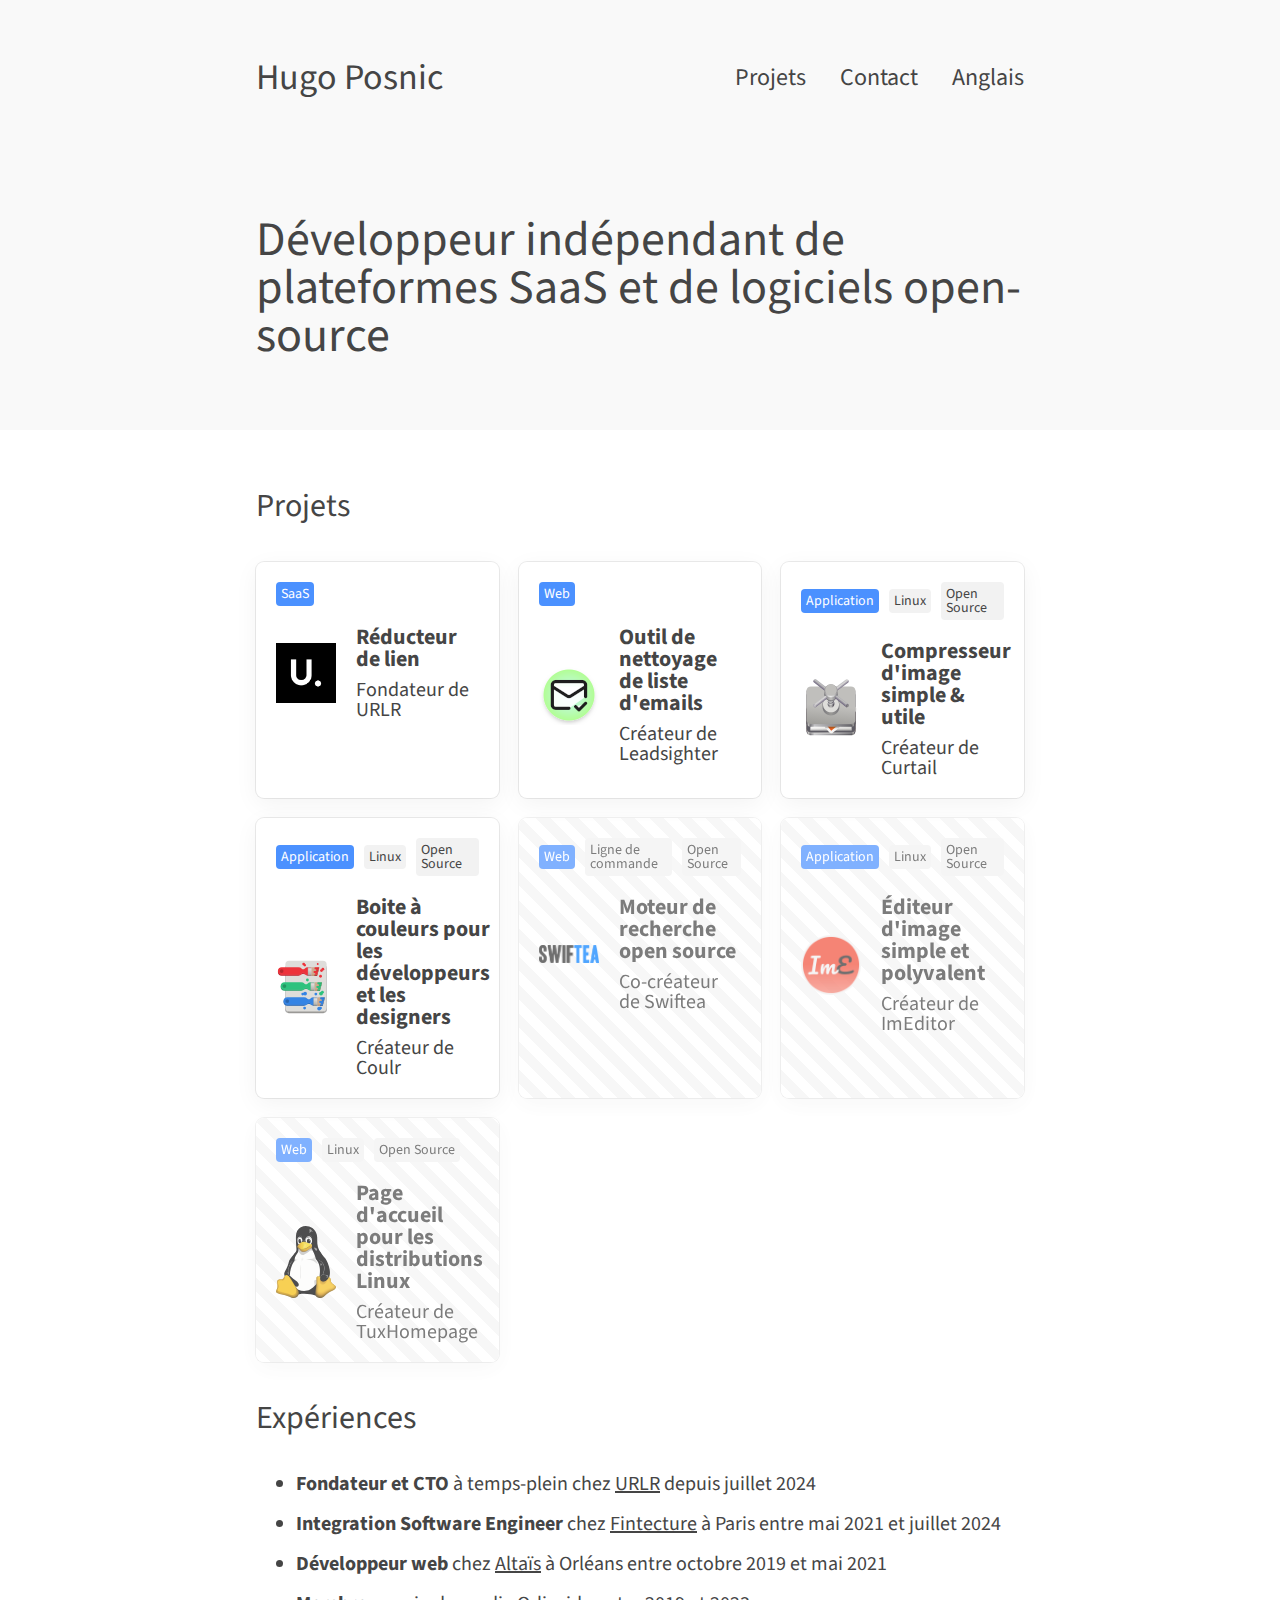
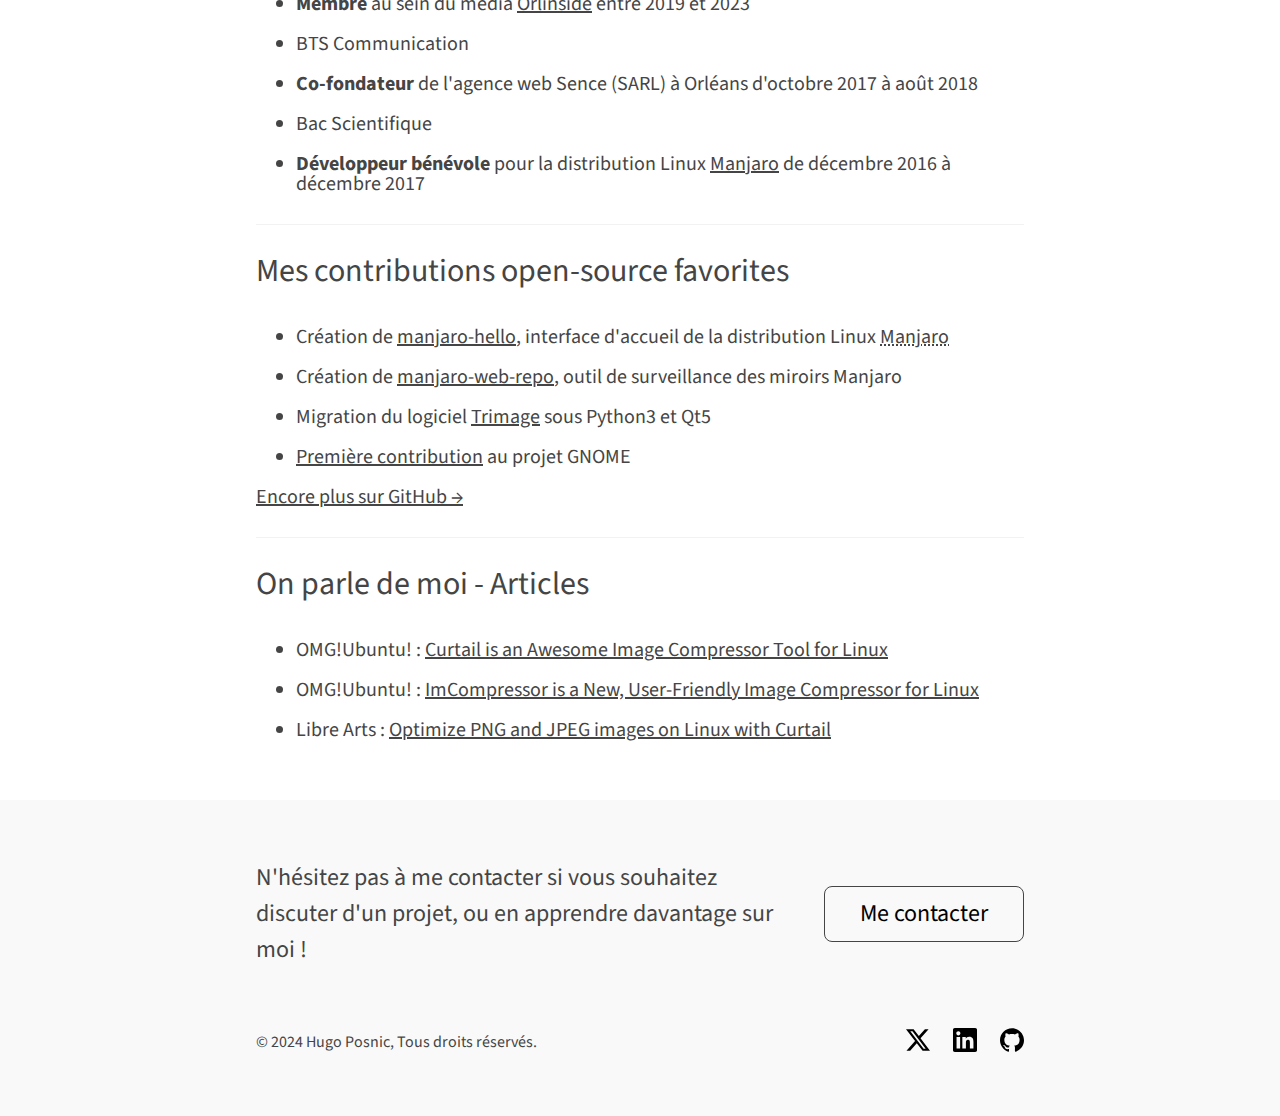
<file: index.html>
<!DOCTYPE html>
<html lang="fr">
<head>
    <meta charset="utf-8">
    <meta http-equiv="X-UA-Compatible" content="IE=Edge">
    <meta name="viewport" content="width=device-width, initial-scale=1">
    <title>Hugo Posnic - Développeur indépendant de plateformes SaaS et de logiciels open-source</title>
    <link rel="icon" href="favicon.png">
    <link rel="stylesheet" href="css/master.css">
    <link rel="preconnect" href="https://fonts.googleapis.com">
    <link rel="preconnect" href="https://fonts.gstatic.com" crossorigin>
    <link href="https://fonts.googleapis.com/css2?family=Source+Sans+3:wght@400;700&display=swap" rel="stylesheet">
    <link rel="alternate" hreflang="en" href="https://hugo-posnic.fr/index_en.html">
</head>
<body>
    <header id="header" class="section section-bg">
        <h1>Hugo Posnic</h1>
        <ul>
            <li><a href="#projets">Projets</a></li>
            <li><a href="#contact">Contact</a></li>
            <li><a href="index_en.html">Anglais</a></li>
        </ul>
    </header>

    <div id="content">
        <section id="content-header" class="section section-bg">
            <h2>Développeur indépendant de plateformes SaaS et de logiciels open-source</h2>
        </section>

        <section id="projets" class="section">
            <h3>Projets</h3>
            <div id="projects">
                <div class="project">
                    <div class="project-tags">
                        <span class="tag tag-main">SaaS</span>
                    </div>
                    <div class="project-body">
                        <img src="img/urlr.png" height="60" width="60" alt="URLR">
                        <a href="https://urlr.me" target="_blank">
                            <b>Réducteur de lien</b>
                            Fondateur de URLR
                        </a>
                    </div>
                </div>
                <div class="project">
                    <div class="project-tags">
                        <span class="tag tag-main">Web</span>
                    </div>
                    <div class="project-body">
                        <img src="img/leadsighter.png" height="60" width="60" alt="Leadsighter">
                        <a href="https://leadsighter.com" target="_blank">
                            <b>Outil de nettoyage de liste d'emails</b>
                            Créateur de Leadsighter
                        </a>
                    </div>
                </div>
                <div class="project">
                    <div class="project-tags">
                        <span class="tag tag-main">Application</span><span class="tag">Linux</span><span class="tag">Open Source</span>
                    </div>
                    <div class="project-body">
                        <img src="img/curtail.svg" height="60" width="60" alt="Curtail">
                        <a href="https://github.com/Huluti/Curtail" target="_blank">
                            <b>Compresseur d'image simple & utile</b>
                            Créateur de Curtail
                        </a>
                    </div>
                </div>
                <div class="project">
                    <div class="project-tags">
                        <span class="tag tag-main">Application</span><span class="tag">Linux</span><span class="tag">Open Source</span>
                    </div>
                    <div class="project-body">
                        <img src="img/coulr.svg" height="60" width="60" alt="Coulr">
                        <a href="https://github.com/Huluti/Coulr" target="_blank">
                            <b>Boite à couleurs pour les développeurs et les designers</b>
                            Créateur de Coulr
                        </a>
                    </div>
                </div>
                <div class="project not-active" title="Développement stoppé">
                    <div class="project-tags">
                        <span class="tag tag-main">Web</span><span class="tag">Ligne de commande</span><span class="tag">Open Source</span>
                    </div>
                    <div class="project-body">
                        <img src="img/swiftea.png" height="60" width="60" alt="Swiftea">
                        <a href="https://github.com/Swiftea" target="_blank">
                            <b>Moteur de recherche open source</b>
                            Co-créateur de Swiftea
                        </a>
                    </div>
                </div>
                <div class="project not-active" title="Développement stoppé">
                    <div class="project-tags">
                        <span class="tag tag-main">Application</span><span class="tag">Linux</span><span class="tag">Open Source</span>
                    </div>
                    <div class="project-body">
                        <img src="img/imeditor.png" height="60" width="60" alt="ImEditor">
                        <a href="https://imeditor.github.io" target="_blank">
                            <b>Éditeur d'image simple et polyvalent</b>
                            Créateur de ImEditor
                        </a>
                    </div>
                </div>
                <div class="project not-active" title="Développement stoppé">
                    <div class="project-tags">
                        <span class="tag tag-main">Web</span><span class="tag">Linux</span><span class="tag">Open Source</span>
                    </div>
                    <div class="project-body">
                        <img src="img/tux.svg" height="60" width="60" alt="TuxHomepage">
                        <a href="https://hugo-posnic.fr/TuxHomepage" target="_blank">
                            <b>Page d'accueil pour les distributions Linux</b>
                            Créateur de TuxHomepage
                        </a>
                    </div>
                </div>
            </div>
            <div>
                <h3>Expériences</h3>
                <ul>
                    <li><b>Fondateur et CTO</b> à temps-plein chez <a href="https://urlr.me">URLR</a> depuis juillet 2024</li>
                    <li><b>Integration Software Engineer</b> chez <a href="https://www.fintecture.com">Fintecture</a> à Paris entre mai 2021 et juillet 2024</li>
                    <li><b>Développeur web</b> chez <a href="https://www.altaisweb.fr">Altaïs</a> à Orléans entre octobre 2019 et mai 2021</li>
                    <li><b>Membre</b> au sein du media <a href="https://www.instagram.com/orlinside_/">Orlinside</a> entre 2019 et 2023</li>
                    <li>BTS Communication</li>
                    <li><b>Co-fondateur</b> de l'agence web Sence (SARL) à Orléans d'octobre 2017 à août 2018</li>
                    <li>Bac Scientifique</li>
                    <li><b>Développeur bénévole</b> pour la distribution Linux <a href="https://manjaro.org">Manjaro</a> de décembre 2016 à décembre 2017</li>
                </ul>
            </div>
            <hr>
            <div>
                <h3>Mes contributions open-source favorites</h3>
                <ul>
                    <li>Création de <a href="https://gitlab.manjaro.org/applications/manjaro-hello">manjaro-hello</a>, interface d'accueil de la distribution Linux <abbr title="Distribution Linux basée sur ArchLinux">Manjaro</abbr></li>
                    <li>Création de <a href="https://gitlab.manjaro.org/tools/maintenance-tools/manjaro-web-repo">manjaro-web-repo</a>, outil de surveillance des miroirs Manjaro</li>
                    <li>Migration du logiciel <a href="https://github.com/Kilian/Trimage/pull/47">Trimage</a> sous Python3 et Qt5</li>
                    <li><a href="https://gitlab.gnome.org/GNOME/gnome-music/merge_requests/486#note_588661">Première contribution</a> au projet GNOME</li>
                </ul>
                <br>
                <a href="https://github.com/Huluti">Encore plus sur GitHub →</a>
            </div>
            <hr>
            <div>
                <h3>On parle de moi - Articles</h3>
                <ul>
                    <li>OMG!Ubuntu! : <a href="https://www.omgubuntu.co.uk/2022/07/curtail-is-an-image-compressor-app-for-ubuntu">Curtail is an Awesome Image Compressor Tool for Linux</a></li>
                    <li>OMG!Ubuntu! : <a href="https://www.omgubuntu.co.uk/2019/10/imcompressor-image-optimizer-for-linux">ImCompressor is a New, User-Friendly Image Compressor for Linux</a></li>
                    <li>Libre Arts : <a href="https://librearts.org/2021/01/introducing-curtail/">Optimize PNG and JPEG images on Linux with Curtail</a></li>
                </ul>
            </div>
        </section>

        <section id="contact" class="section section-bg">
            <p>N'hésitez pas à me contacter si vous souhaitez discuter d'un projet, ou en apprendre davantage sur moi !</p>
            <a href="mailto:hugo.posnic@protonmail.com" class="btn">Me contacter</a>
        </section>

        <footer id="footer" class="section section-bg">
            <p>© 2024 Hugo Posnic, Tous droits réservés.</p>
            <div>
                <a href="https://x.com/hugo_posnic" target="_blank"><img src="social/x.svg" height="24" width="24" alt="X"></a>
                <a href="https://www.linkedin.com/in/hugoposnic" target="_blank"><img src="social/linkedin.svg" height="24" width="24" alt="LinkedIn"></a>
                <a href="https://github.com/Huluti" target="_blank"><img src="social/github.svg" height="24" width="24" alt="GitHub"></a>
            </div>
        </footer>
    </div>
</body>
</html>
</file>
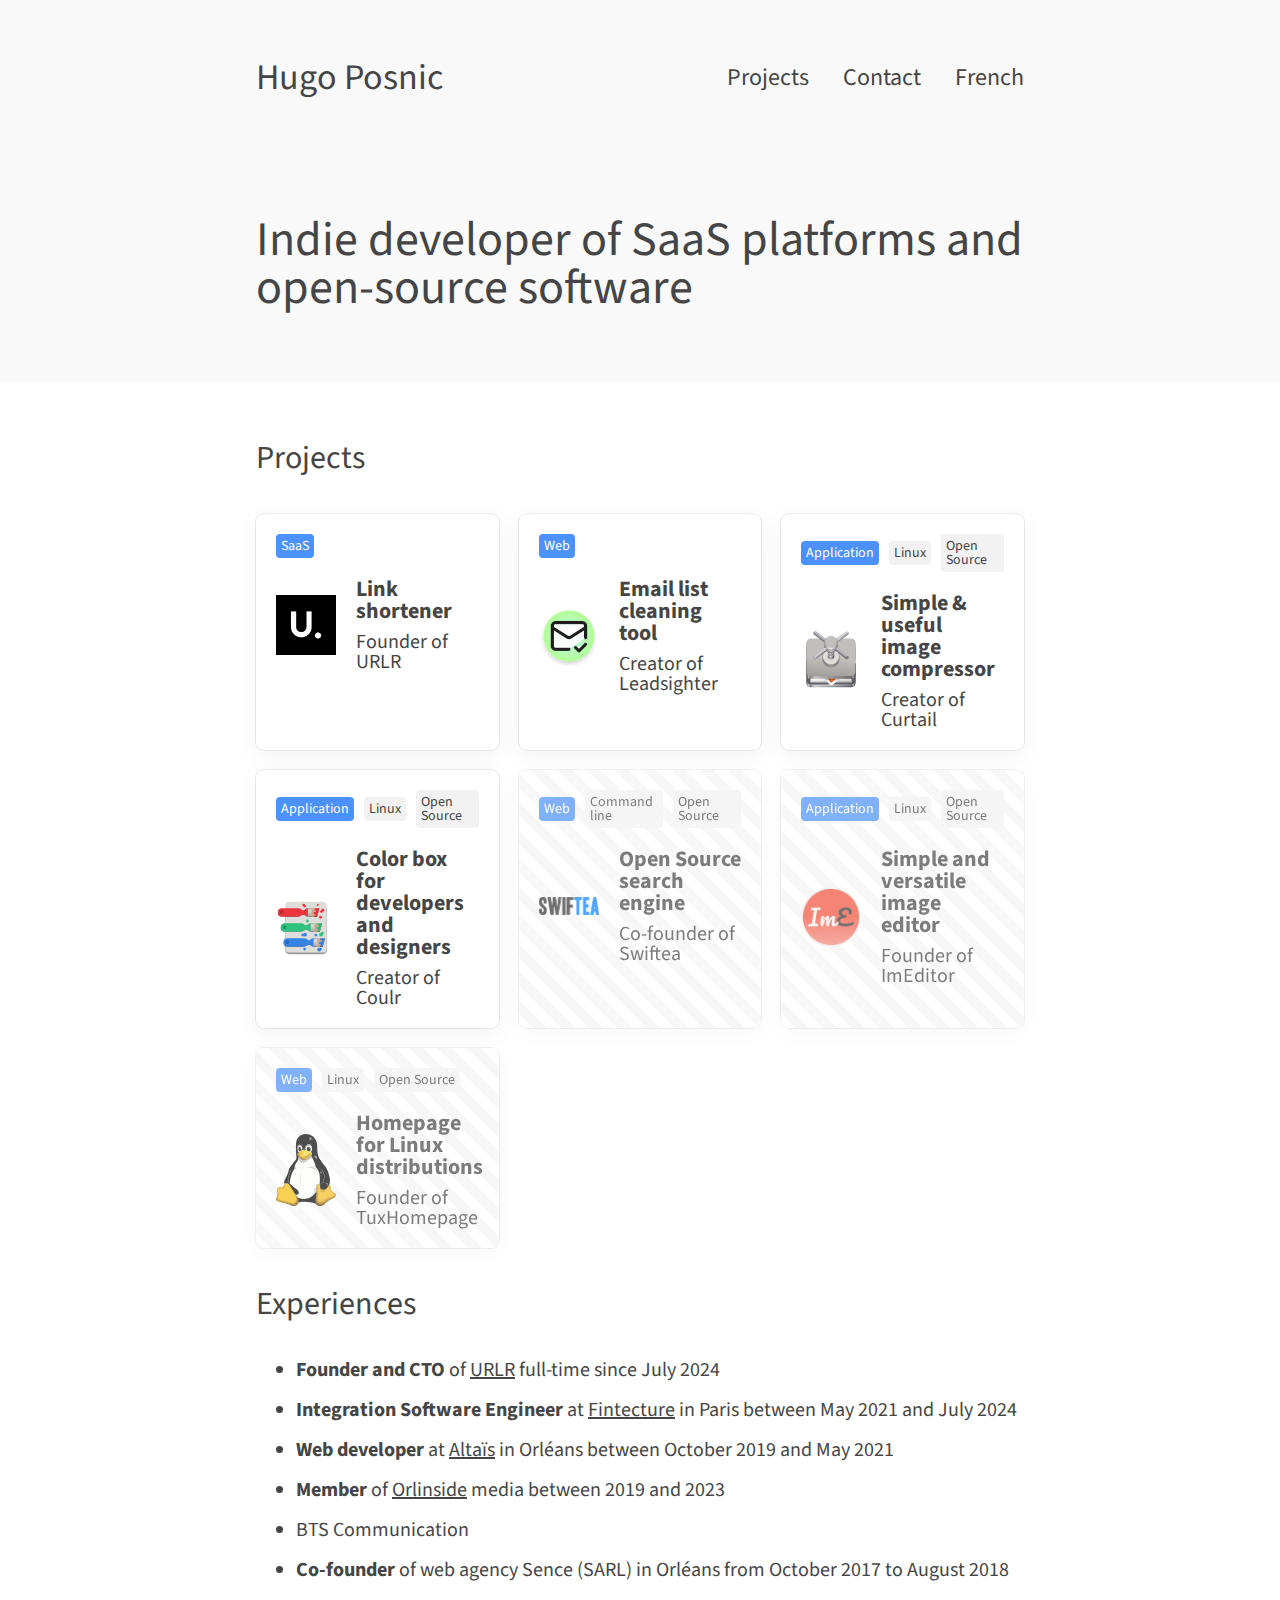
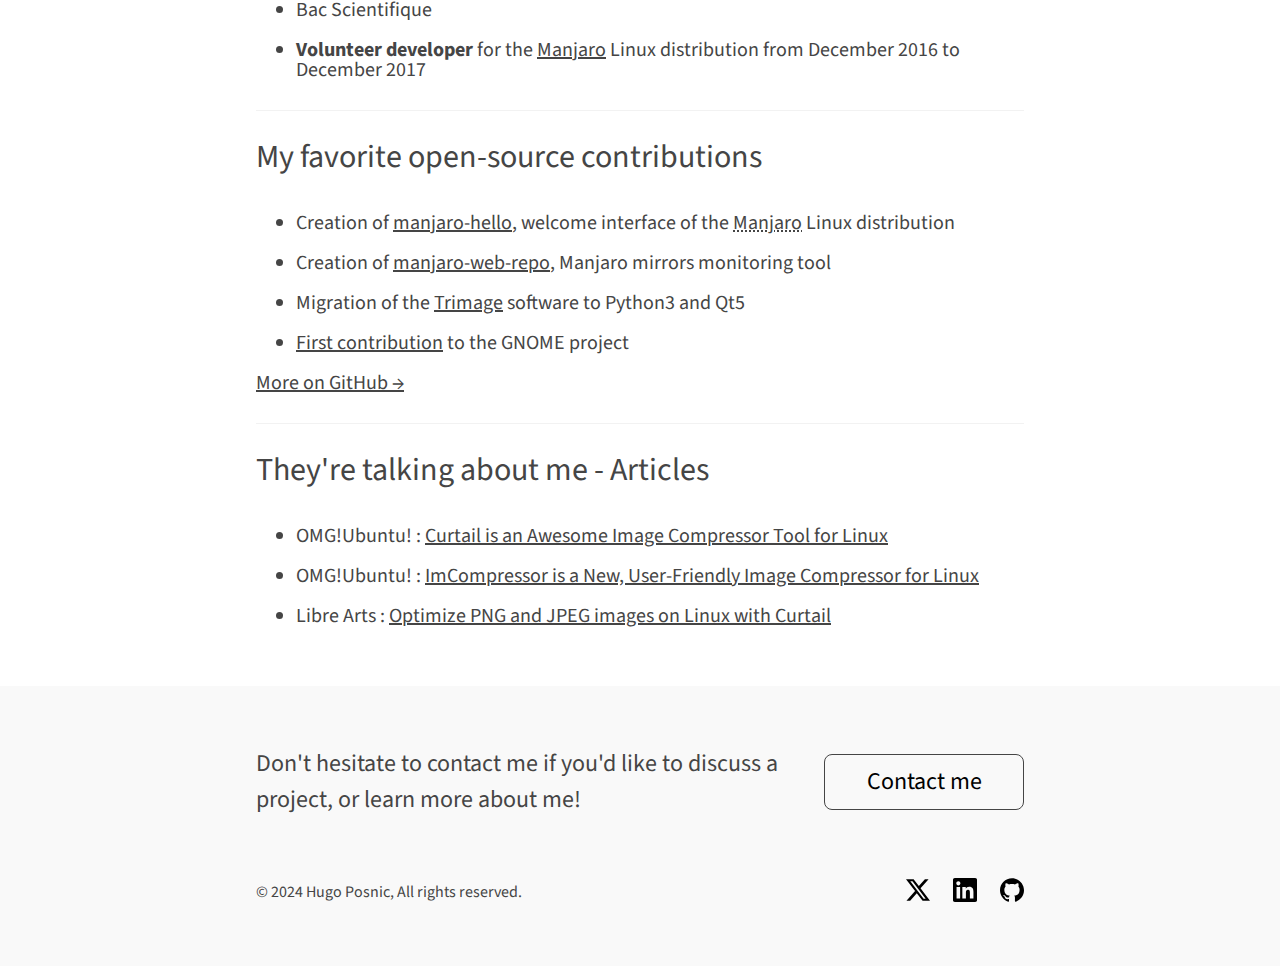
<file: index_en.html>
<!DOCTYPE html>
<html lang="en">
<head>
    <meta charset="utf-8">
    <meta http-equiv="X-UA-Compatible" content="IE=Edge">
    <meta name="viewport" content="width=device-width, initial-scale=1">
    <title>Hugo Posnic - Indie developer of SaaS platforms and open-source software</title>
    <link rel="icon" href="favicon.png">
    <link rel="stylesheet" href="css/master.css">
    <link rel="preconnect" href="https://fonts.googleapis.com">
    <link rel="preconnect" href="https://fonts.gstatic.com" crossorigin>
    <link href="https://fonts.googleapis.com/css2?family=Source+Sans+3:wght@400;700&display=swap" rel="stylesheet">
    <link rel="alternate" hreflang="fr" href="https://hugo-posnic.fr/">
</head>
<body>
    <header id="header" class="section section-bg">
        <h1>Hugo Posnic</h1>
        <ul>
            <li><a href="#projets">Projects</a></li>
            <li><a href="#contact">Contact</a></li>
            <li><a href="index.html">French</a></li>
        </ul>
    </header>

    <div id="content">
        <section id="content-header" class="section section-bg">
            <h2>Indie developer of SaaS platforms and open-source software</h2>
        </section>

        <section id="projets" class="section">
            <h3>Projects</h3>
            <div id="projects">
                <div class="project">
                    <div class="project-tags">
                        <span class="tag tag-main">SaaS</span>
                    </div>
                    <div class="project-body">
                        <img src="img/urlr.png" height="60" width="60" alt="URLR">
                        <a href="https://urlr.me/en" target="_blank">
                            <b>Link shortener</b>
                            Founder of URLR
                        </a>
                    </div>
                </div>
                <div class="project">
                    <div class="project-tags">
                        <span class="tag tag-main">Web</span>
                    </div>
                    <div class="project-body">
                        <img src="img/leadsighter.png" height="60" width="60" alt="Leadsighter">
                        <a href="https://leadsighter.com" target="_blank">
                            <b>Email list cleaning tool</b>
                            Creator of Leadsighter
                        </a>
                    </div>
                </div>
                <div class="project">
                    <div class="project-tags">
                        <span class="tag tag-main">Application</span><span class="tag">Linux</span><span class="tag">Open Source</span>
                    </div>
                    <div class="project-body">
                        <img src="img/curtail.svg" height="60" width="60" alt="Curtail">
                        <a href="https://github.com/Huluti/Curtail" target="_blank">
                            <b>Simple & useful image compressor</b>
                            Creator of Curtail
                        </a>
                    </div>
                </div>
                <div class="project">
                    <div class="project-tags">
                        <span class="tag tag-main">Application</span><span class="tag">Linux</span><span class="tag">Open Source</span>
                    </div>
                    <div class="project-body">
                        <img src="img/coulr.svg" height="60" width="60" alt="Coulr">
                        <a href="https://github.com/Huluti/Coulr" target="_blank">
                            <b>Color box for developers and designers</b>
                            Creator of Coulr
                        </a>
                    </div>
                </div>
                <div class="project not-active" title="Développement stoppé">
                    <div class="project-tags">
                        <span class="tag tag-main">Web</span><span class="tag">Command line</span><span class="tag">Open Source</span>
                    </div>
                    <div class="project-body">
                        <img src="img/swiftea.png" height="60" width="60" alt="Swiftea">
                        <a href="https://github.com/Swiftea" target="_blank">
                            <b>Open Source search engine</b>
                            Co-founder of Swiftea
                        </a>
                    </div>
                </div>
                <div class="project not-active" title="Développement stoppé">
                    <div class="project-tags">
                        <span class="tag tag-main">Application</span><span class="tag">Linux</span><span class="tag">Open Source</span>
                    </div>
                    <div class="project-body">
                        <img src="img/imeditor.png" height="60" width="60" alt="ImEditor">
                        <a href="https://imeditor.github.io" target="_blank">
                            <b>Simple and versatile image editor</b>
                            Founder of ImEditor
                        </a>
                    </div>
                </div>
                <div class="project not-active" title="Développement stoppé">
                    <div class="project-tags">
                        <span class="tag tag-main">Web</span><span class="tag">Linux</span><span class="tag">Open Source</span>
                    </div>
                    <div class="project-body">
                        <img src="img/tux.svg" height="60" width="60" alt="TuxHomepage">
                        <a href="https://hugo-posnic.fr/TuxHomepage" target="_blank">
                            <b>Homepage for Linux distributions</b>
                            Founder of TuxHomepage
                        </a>
                    </div>
                </div>
            </div>
            <div>
                <h3>Experiences</h3>
                <ul>
                    <li><b>Founder and CTO</b> of <a href="https://urlr.me/en">URLR</a> full-time since July 2024</li>
                    <li><b>Integration Software Engineer</b> at <a href="https://www.fintecture.com">Fintecture</a> in Paris between May 2021 and July 2024</li>
                    <li><b>Web developer</b> at <a href="https://www.altaisweb.fr">Altaïs</a> in Orléans between October 2019 and May 2021</li>
                    <li><b>Member</b> of <a href="https://www.instagram.com/orlinside_/">Orlinside</a> media between 2019 and 2023</li>
                    <li>BTS Communication</li>
                    <li><b>Co-founder</b> of web agency Sence (SARL) in Orléans from October 2017 to August 2018</li>
                    <li>Bac Scientifique</li>
                    <li><b>Volunteer developer</b> for the <a href="https://manjaro.org">Manjaro</a> Linux distribution from December 2016 to December 2017</li>
                </ul>
            </div>
            <hr>
            <div>
                <h3>My favorite open-source contributions</h3>
                <ul>
                    <li>Creation of <a href="https://gitlab.manjaro.org/applications/manjaro-hello">manjaro-hello</a>, welcome interface of the <abbr title="Linux Distribution based on ArchLinux">Manjaro</abbr> Linux distribution</li>
                    <li>Creation of <a href="https://gitlab.manjaro.org/tools/maintenance-tools/manjaro-web-repo">manjaro-web-repo</a>, Manjaro mirrors monitoring tool</li>
                    <li>Migration of the <a href="https://github.com/Kilian/Trimage/pull/47">Trimage</a> software to Python3 and Qt5</li>
                    <li><a href="https://gitlab.gnome.org/GNOME/gnome-music/merge_requests/486#note_588661">First contribution</a> to the GNOME project</li>
                </ul>
                <br>
                <a href="https://github.com/Huluti">More on GitHub →</a>
            </div>
            <hr>
            <div>
                <h3>They're talking about me - Articles</h3>
                <ul>
                    <li>OMG!Ubuntu! : <a href="https://www.omgubuntu.co.uk/2022/07/curtail-is-an-image-compressor-app-for-ubuntu">Curtail is an Awesome Image Compressor Tool for Linux</a></li>
                    <li>OMG!Ubuntu! : <a href="https://www.omgubuntu.co.uk/2019/10/imcompressor-image-optimizer-for-linux">ImCompressor is a New, User-Friendly Image Compressor for Linux</a></li>
                    <li>Libre Arts : <a href="https://librearts.org/2021/01/introducing-curtail/">Optimize PNG and JPEG images on Linux with Curtail</a></li>
                </ul>
            </div>
        </section>

        <section id="contact" class="section section-bg">
            <p>Don't hesitate to contact me if you'd like to discuss a project, or learn more about me!</p>
            <a href="mailto:hugo.posnic@protonmail.com" class="btn">Contact me</a>
        </section>

        <footer id="footer" class="section section-bg">
            <p>© 2024 Hugo Posnic, All rights reserved.</p>
            <div>
                <a href="https://x.com/hugo_posnic" target="_blank"><img src="social/x.svg" height="24" width="24" alt="X"></a>
                <a href="https://www.linkedin.com/in/hugoposnic" target="_blank"><img src="social/linkedin.svg" height="24" width="24" alt="LinkedIn"></a>
                <a href="https://github.com/Huluti" target="_blank"><img src="social/github.svg" height="24" width="24" alt="GitHub"></a>
            </div>
        </footer>
    </div>
</body>
</html>
</file>
<file: css/master.css>
/* http://meyerweb.com/eric/tools/css/reset/
v2.0 | 20110126
License: none (public domain)
*/

html, body, div, span, applet, object, iframe,
h1, h2, h3, h4, h5, h6, p, blockquote, pre,
a, abbr, acronym, address, big, cite, code,
del, dfn, em, img, ins, kbd, q, s, samp,
small, strike, strong, sub, sup, tt, var,
b, u, i, center,
dl, dt, dd, ol, ul, li,
fieldset, form, label, legend,
table, caption, tbody, tfoot, thead, tr, th, td,
article, aside, canvas, details, embed,
figure, figcaption, footer, header, hgroup,
menu, nav, output, ruby, section, summary,
time, mark, audio, video {
	margin: 0;
	padding: 0;
	border: 0;
	font-size: 100%;
	font: inherit;
	vertical-align: baseline;
}
/* HTML5 display-role reset for older browsers */
article, aside, details, figcaption, figure,
footer, header, hgroup, menu, nav, section {
	display: block;
}
body {
	line-height: 1;
}
ol, ul {
	list-style: none;
}
blockquote, q {
	quotes: none;
}
blockquote:before, blockquote:after,
q:before, q:after {
	content: '';
	content: none;
}
table {
	border-collapse: collapse;
	border-spacing: 0;
}

/* STYLE */

html, body {
	height: 100%;
}

html {
	box-sizing: border-box;
	scroll-behavior: smooth;
}

*, *:before, *:after {
	box-sizing: inherit;
}

body {
	background-color: #ffffff;
	color: #454545;
	font-family: 'Source Sans 3', sans-serif;
	font-size: 20px;
	scroll-behavior: smooth;
}

.section {
	padding: 60px 20%;
}

.section-bg {
	background-color: #f9f9f9;
}

/* Menu */

#header {
	display: flex;
	justify-content: space-between;
	align-items: center;
}

#header h1 {
	font-size: 36px;
}

#header ul li {
	display: inline-block;
	margin-bottom: 0;
	font-size: 24px;
	margin-left: 30px;
}

#header ul li:first-child {
	margin-left: 0;
}

#header ul li a {
	text-decoration: none;
	color: inherit;
}

#header ul li a:hover {
	text-decoration: underline;
}

/* Content */

#content h3 {
	margin-bottom: 40px;
	font-size: 32px;
}

/* Header */

#content-header h2 {
	margin-bottom: 10px;
	font-size: 48px;
}

#content-header a {
	font-size: 24px;
}

/* Projects */

#projects {
	display: grid;
	grid-template-columns: repeat(3, 1fr);
	gap: 20px;
	margin-bottom: 40px;
}

.project {
	display: flex;
	flex-direction: column;
	gap: 20px;
	padding: 20px;
	color: #454545;
	background-color: #ffffff;
	transition: background-color 0.2s;
	font-size: 20px;
	color: #454545;
	box-shadow: rgba(0, 0, 0, 0.05) 0px 6px 24px 0px, rgba(0, 0, 0, 0.08) 0px 0px 0px 1px;
	border-radius: 8px;
}

.project.not-active {
	background: repeating-linear-gradient(
		45deg,
		#ffffff,
		#ffffff 10px,
		#f5f5f5 10px,
		#f5f5f5 20px
	);
	opacity: 0.7;
}

.project:not(.not-active):hover {
	background-color: #f2f2f2;
}

.project .project-tags {
	display: flex;
	align-items: center;
	gap: 10px;
}

.project .project-tags .tag {
	padding: 5px;
	font-size: 14px;
	border-radius: 4px;
	background-color: #f2f2f2;
}

.project .project-tags .tag.tag-main {
	background-color: #4b91ff;
	color: #fff;
}

.project .project-body {
	display: flex;
	align-items: center;
	gap: 20px;
}

.project a {
	text-decoration: none;
}

.project a b {
	display: block;
	font-size: 22px;
	margin-bottom: 10px;
}

hr {
	border: none;
	margin: 30px 0;
	width: 100%;
	height: 1px;
	background-color: #f2f2f2;
}

/* Contact & footer */

#contact {
	display: flex;
	justify-content: space-between;
	align-items: center;
	padding-bottom: 0;
	font-size: 24px;
}

#contact p {
	line-height: 36px;
}

#contact .btn {
	margin-left: 40px;
}

#footer {
	display: flex;
	justify-content: space-between;
	align-items: center;
	font-size: 16px;
}

#footer a {
	margin-left: 20px;
	font-size: 22px;
	text-decoration: none;
	color: initial;
}

/* Various */

img {
	max-width: 100%;
  	height: auto;
	object-fit: contain;
}

ul {
	margin-left: 40px;
	list-style-type: disc;
}

ul ul {
	margin-bottom: 20px;
	list-style-type: circle;
}

ul li:not(:last-child) {
	margin-bottom: 20px;
}

a {
	color: #454545;
	text-decoration: underline;
}

b {
	font-weight: bold;
}

small {
	font-size: 12px;
}

/* Buttons */

a.btn {
	display: inline-block;
}

.btn {
	min-width: 200px;
	padding: 15px 20px;
	border-radius: 8px;
	border: 1px solid #454545;
	text-decoration: none;
	text-align: center;
	background-color: transparent;
	color: #000000;
	transition: all .2s;
	cursor: pointer;
	font-size: inherit;
	white-space: nowrap;
}

.btn-alt {
	background-color: #454545;
	color: #ffffff;
}

.btn-white {
	background-color: #ffffff;
	color: #454545;
	border-color: #ffffff;
}

.btn:hover {
	background-color: #454545;
	color: #ffffff;
}

.btn-alt:hover {
	background-color: transparent;
	color: #454545;
}

.btn-white:hover {
	border-color: #454545;
}

/* MEDIA QUERIES */

@media only screen and (max-width: 1200px) {
	.section {
		padding-left: 10%;
		padding-right: 10%;
	}

	#header ul li {
		font-size: 20px;
	}

	#projects {
		grid-template-columns: repeat(2, 1fr);
	}
}

@media only screen and (max-width: 768px) {
	.section {
		padding: 40px 5%;
	}

	#header {
		flex-direction: column;
		padding-bottom: 0;
		text-align: center;
	}

	#header h1 {
		margin-bottom: 40px;
	}

	#header ul {
		margin-left: 0;
	}

	#header ul li {
		margin: 0 10px 20px 10px;
	}

	#content-header h2 {
		font-size: 48px;
	}

	#content-header a {
		font-size: 18px;
	}

	#projects {
		grid-template-columns: repeat(1, 1fr);
	}

	#contact, #footer {
		flex-direction: column;
		text-align: center;
	}

	#contact .btn {
		margin-left: 0;
		margin-top: 40px;
	}

	#footer div {
		margin-top: 40px;
	}
}

@media only screen and (max-width: 480px) {
	#content-header #skills {
		margin-bottom: 0;
		flex-direction: column;
	}

	#content-header #skills ul {
		margin-right: 0;
		margin-bottom: 40px;
	}

	input[type="email"], input[type="text"] {
		width: 300px;
	}

	.btn {
		min-width: 100px;
	}
}

@media only screen and (max-width: 320px) {
	.section {
		padding-left: 20px;
		padding-right: 20px;
	}

	input[type="email"], input[type="text"] {
		width: 250px;
	}
}
</file>
